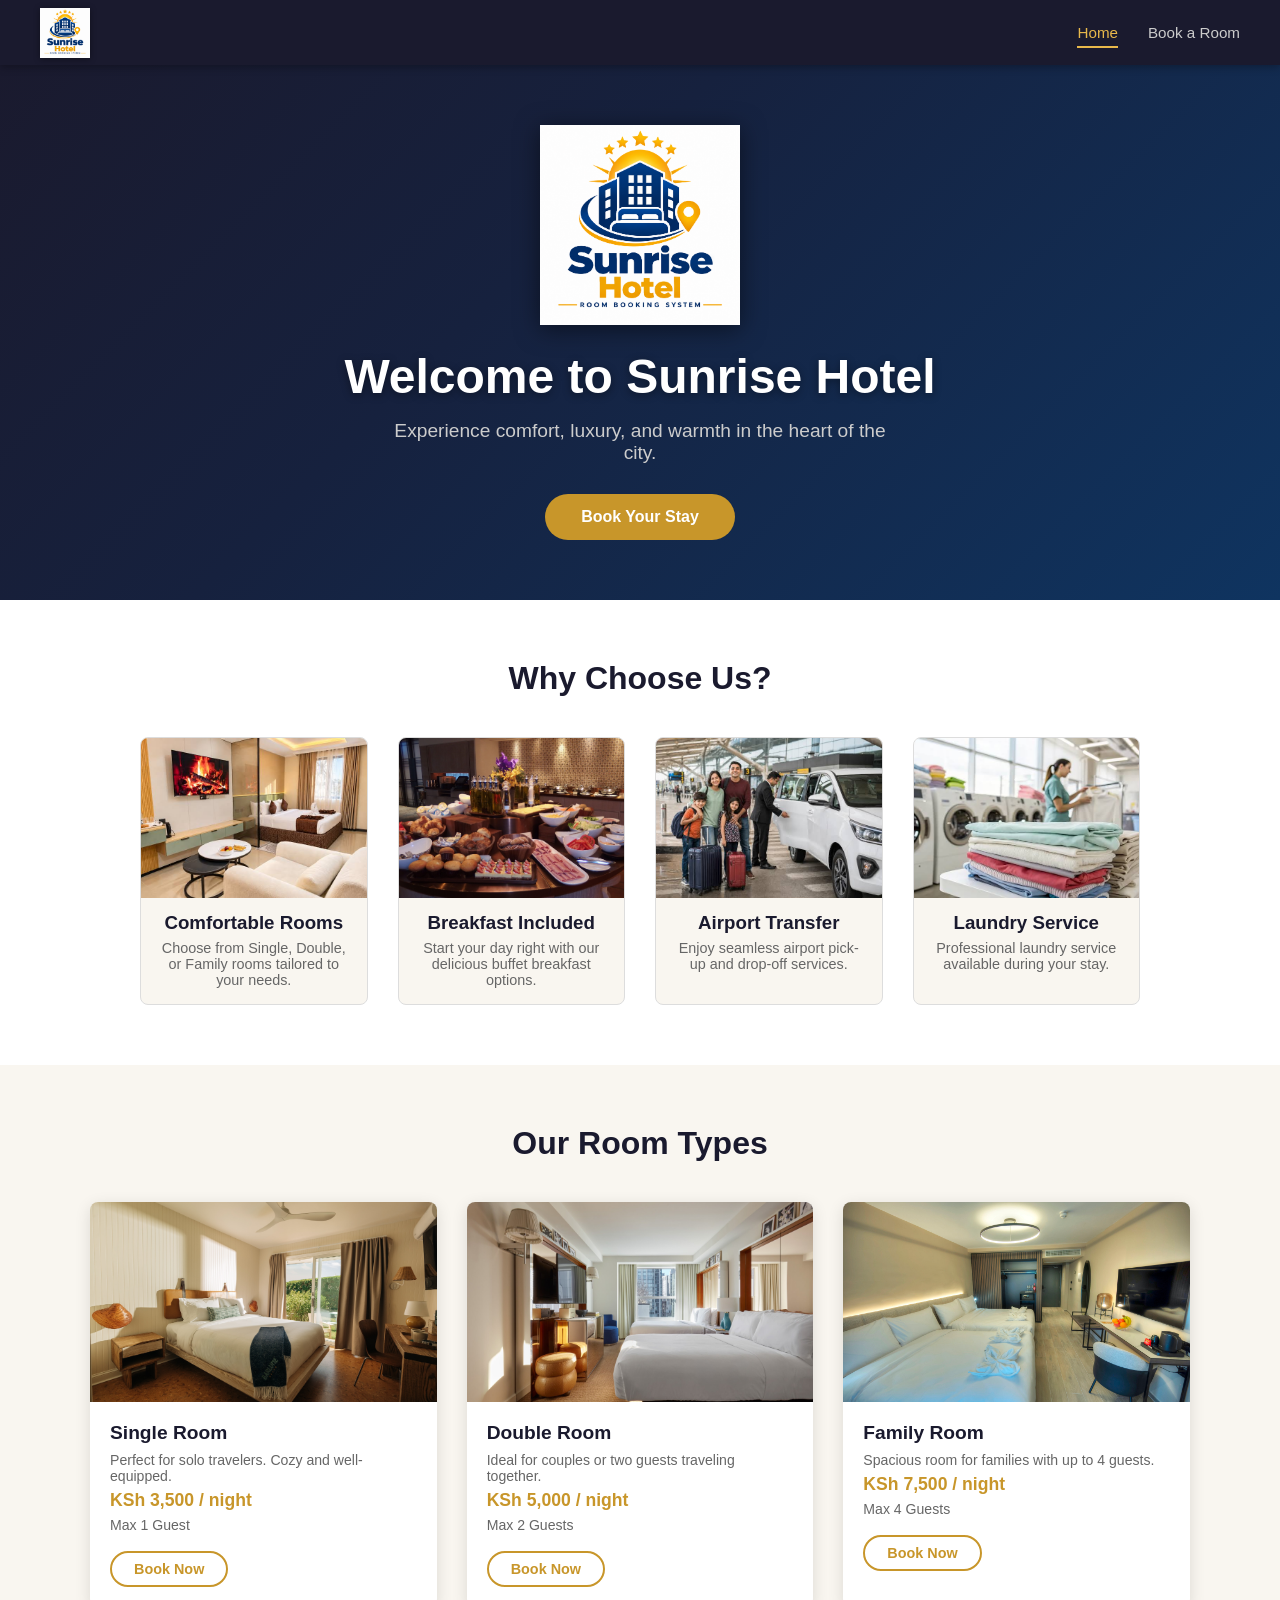
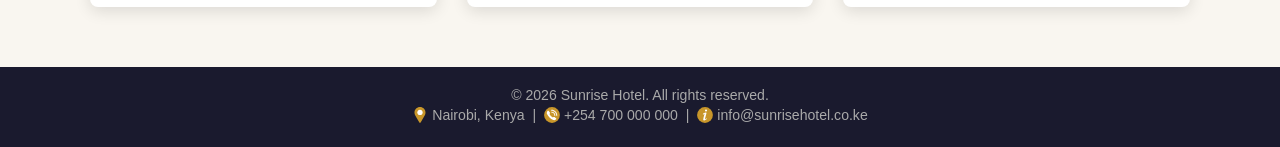
<file: index.html>
<!DOCTYPE html>
<html lang="en">
<head>
  <meta charset="UTF-8" />
  <meta name="viewport" content="width=device-width, initial-scale=1.0"/>
  <title>Sunrise Hotel</title>
  <link rel="stylesheet" href="style.css" />
</head>
<body>

  <!-- NAVIGATION -->
  <nav class="navbar">
    <div class="nav-brand">
      <img src="Sunrise.png" alt="Sunrise Hotel Logo" class="nav-logo" />
    </div>
    <ul class="nav-links">
      <li><a href="index.html" class="active">Home</a></li>
      <li><a href="booking.html">Book a Room</a></li>
    </ul>
  </nav>

  <!-- HERO SECTION -->
  <header class="hero">
    <div class="hero-overlay">
      <img src="Sunrise.png" alt="Sunrise Hotel" class="hero-logo" />
      <h1>Welcome to Sunrise Hotel</h1>
      <p>Experience comfort, luxury, and warmth in the heart of the city.</p>
      <a href="booking.html" class="btn-primary">Book Your Stay</a>
    </div>
  </header>

  <!-- FEATURES SECTION -->
  <section class="features">
    <h2>Why Choose Us?</h2>
    <div class="features-grid">
      <div class="feature-card">
        <div class="feature-img-wrap">
          <img src="images/comfortablerooms.jpg" alt="Comfortable Rooms" class="feature-img" />
        </div>
        <h3>Comfortable Rooms</h3>
        <p>Choose from Single, Double, or Family rooms tailored to your needs.</p>
      </div>
      <div class="feature-card">
        <div class="feature-img-wrap">
          <img src="images/breakfast.jpg" alt="Breakfast" class="feature-img" />
        </div>
        <h3>Breakfast Included</h3>
        <p>Start your day right with our delicious buffet breakfast options.</p>
      </div>
      <div class="feature-card">
        <div class="feature-img-wrap">
          <img src="images/airporttransfer.jpg" alt="Airport Transfer" class="feature-img" />
        </div>
        <h3>Airport Transfer</h3>
        <p>Enjoy seamless airport pick-up and drop-off services.</p>
      </div>
      <div class="feature-card">
        <div class="feature-img-wrap">
          <img src="images/laundryservice.jpg" alt="Laundry Service" class="feature-img" />
        </div>
        <h3>Laundry Service</h3>
        <p>Professional laundry service available during your stay.</p>
      </div>
    </div>
  </section>

  <!-- ROOM TYPES SECTION -->
  <section class="rooms">
    <h2>Our Room Types</h2>
    <div class="rooms-grid">
      <div class="room-card">
        <img src="images/singleroom.jpg" alt="Single Room" class="room-img" />
        <div class="room-info">
          <h3>Single Room</h3>
          <p>Perfect for solo travelers. Cozy and well-equipped.</p>
          <p class="room-price">KSh 3,500 / night</p>
          <p class="room-capacity">Max 1 Guest</p>
          <a href="booking.html" class="btn-secondary">Book Now</a>
        </div>
      </div>
      <div class="room-card">
        <img src="images/doubleroom.jpg" alt="Double Room" class="room-img" />
        <div class="room-info">
          <h3>Double Room</h3>
          <p>Ideal for couples or two guests traveling together.</p>
          <p class="room-price">KSh 5,000 / night</p>
          <p class="room-capacity">Max 2 Guests</p>
          <a href="booking.html" class="btn-secondary">Book Now</a>
        </div>
      </div>
      <div class="room-card">
        <img src="images/familyroom.jpg" alt="Family Room" class="room-img" />
        <div class="room-info">
          <h3>Family Room</h3>
          <p>Spacious room for families with up to 4 guests.</p>
          <p class="room-price">KSh 7,500 / night</p>
          <p class="room-capacity">Max 4 Guests</p>
          <a href="booking.html" class="btn-secondary">Book Now</a>
        </div>
      </div>
    </div>
  </section>

  <!-- FOOTER -->
  <footer class="footer">
    <p>&copy; 2026 Sunrise Hotel. All rights reserved.</p>
    <p>
      <span class="footer-icon">
        <svg xmlns="http://www.w3.org/2000/svg" xmlns:xlink="http://www.w3.org/1999/xlink" version="1.1" width="16" height="16" viewBox="0 0 256 256" xml:space="preserve">
          <g transform="translate(1.4065934065934016 1.4065934065934016) scale(2.81 2.81)">
            <path d="M 45 90 c -1.415 0 -2.725 -0.748 -3.444 -1.966 l -4.385 -7.417 C 28.167 65.396 19.664 51.02 16.759 45.189 c -2.112 -4.331 -3.175 -8.955 -3.175 -13.773 C 13.584 14.093 27.677 0 45 0 c 17.323 0 31.416 14.093 31.416 31.416 c 0 4.815 -1.063 9.438 -3.157 13.741 c -0.025 0.052 -0.053 0.104 -0.08 0.155 c -2.961 5.909 -11.41 20.193 -20.353 35.309 l -4.382 7.413 C 47.725 89.252 46.415 90 45 90 z" style="fill: #c8962a;" />
            <path d="M 45 45.678 c -8.474 0 -15.369 -6.894 -15.369 -15.368 S 36.526 14.941 45 14.941 c 8.474 0 15.368 6.895 15.368 15.369 S 53.474 45.678 45 45.678 z" style="fill: #ffffff;" />
          </g>
        </svg>
      </span>
      Nairobi, Kenya &nbsp;|&nbsp; 
      <span class="footer-icon">
        <svg xmlns="http://www.w3.org/2000/svg" version="1.1" width="16" height="16" viewBox="0 0 256 256" xml:space="preserve">
          <g transform="translate(1.4065934065934016 1.4065934065934016) scale(2.81 2.81)">
            <circle cx="45" cy="45" r="45" style="fill: #c8962a;"/>
            <path d="M 61.305 73.895 l 5.959 -3.006 c 2.834 -1.43 3.174 -5.342 0.629 -7.239 l -8.995 -6.706 c -1.357 -1.011 -3.182 -1.127 -4.655 -0.294 l -2.613 1.477 c -1.253 0.708 -2.788 0.755 -4.059 0.079 c -6.864 -3.654 -12.123 -8.913 -15.777 -15.777 c -0.676 -1.271 -0.63 -2.806 0.079 -4.059 l 1.477 -2.613 c 0.833 -1.473 0.717 -3.298 -0.294 -4.655 l -6.706 -8.995 c -1.897 -2.545 -5.809 -2.205 -7.239 0.629 l -3.006 5.959 c -1.405 2.785 -1.482 6.068 -0.164 8.894 c 7.733 16.58 19.889 28.736 36.469 36.469 C 55.237 75.377 58.52 75.3 61.305 73.895 z" style="fill: rgb(255,255,255);"/>
            <path d="M 72.275 50.419 c -1.505 0 -2.725 -1.22 -2.725 -2.725 c 0 -15.023 -12.222 -27.245 -27.245 -27.245 c -1.505 0 -2.725 -1.22 -2.725 -2.725 c 0 -1.505 1.22 -2.725 2.725 -2.725 C 60.333 15 75 29.667 75 47.694 C 75 49.199 73.78 50.419 72.275 50.419 z" style="fill: rgb(255,255,255);"/>
            <path d="M 61.377 50.419 c -1.505 0 -2.725 -1.22 -2.725 -2.725 c 0 -9.014 -7.333 -16.347 -16.347 -16.347 c -1.505 0 -2.725 -1.22 -2.725 -2.725 c 0 -1.505 1.22 -2.725 2.725 -2.725 c 12.019 0 21.796 9.778 21.796 21.796 C 64.102 49.199 62.882 50.419 61.377 50.419 z" style="fill: rgb(255,255,255);"/>
          </g>
        </svg>
      </span>
      +254 700 000 000 &nbsp;|&nbsp;
      <span class="footer-icon">
        <svg xmlns="http://www.w3.org/2000/svg" version="1.1" width="16" height="16" viewBox="0 0 256 256" xml:space="preserve">
          <g transform="translate(1.4065934065934016 1.4065934065934016) scale(2.81 2.81)">
            <circle cx="45" cy="45" r="45" style="fill: #c8962a;"/>
            <path d="M 54.717 63.299 c -0.264 -0.074 -0.566 -0.011 -0.769 0.164 c -5.643 5.009 -7.288 5.625 -7.734 5.657 c -0.056 0.004 -0.18 -0.048 -0.344 -0.211 c -0.206 -0.201 -0.317 -0.465 -0.342 -0.807 c -0.172 -2.383 1.447 -9.741 4.812 -21.87 c 2.826 -10.143 3.089 -12.2 3.041 -12.863 c -0.071 -0.99 -0.563 -1.759 -1.46 -2.287 c -0.854 -0.501 -2.025 -0.701 -3.477 -0.596 c -2.448 0.177 -5.362 1.206 -8.661 3.06 c -0.943 0.531 -1.926 1.166 -2.92 1.886 c -2.622 1.9 -4.06 4.79 -3.848 7.729 c 0.017 0.241 0.206 0.446 0.478 0.522 c 0.273 0.075 0.578 0.005 0.773 -0.177 c 2.602 -2.419 4.335 -3.902 5.153 -4.409 c 0.873 -0.54 1.651 -0.837 2.315 -0.885 c 0.245 -0.018 0.368 -0.027 0.397 0.38 c 0.039 0.541 -0.047 1.188 -0.255 1.919 c -4.927 16.991 -7.17 27.343 -6.86 31.647 c 0.106 1.463 0.672 2.6 1.684 3.382 c 1.024 0.793 2.363 1.137 3.976 1.02 c 1.757 -0.127 3.866 -0.902 6.446 -2.369 c 1.241 -0.706 2.849 -1.847 4.78 -3.391 c 2.277 -1.822 3.475 -4.366 3.287 -6.98 C 55.171 63.581 54.987 63.377 54.717 63.299 z" style="fill: rgb(255,255,255);"/>
            <circle cx="50.830999999999996" cy="19.591" r="6.171" style="fill: rgb(255,255,255);"/>
          </g>
        </svg>
      </span>
      info@sunrisehotel.co.ke
    </p>
  </footer>

</body>
</html>
</file>
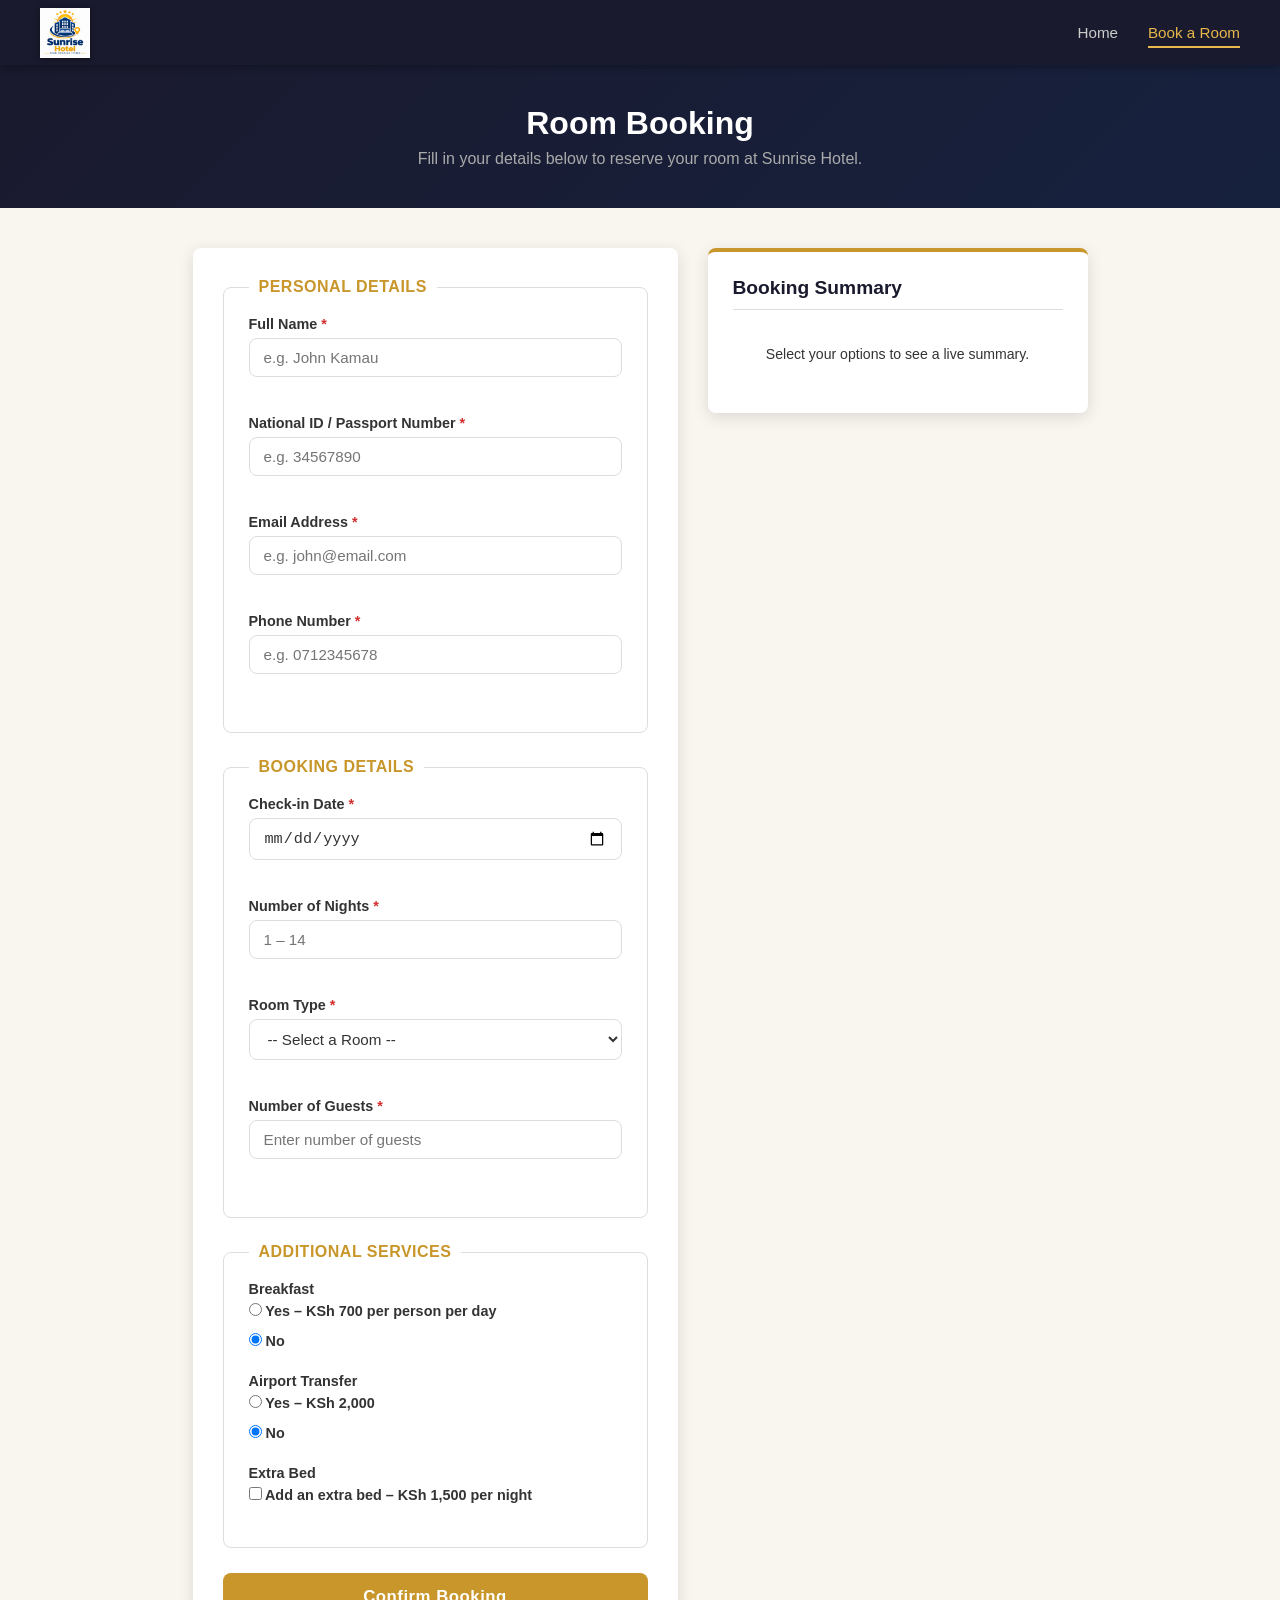
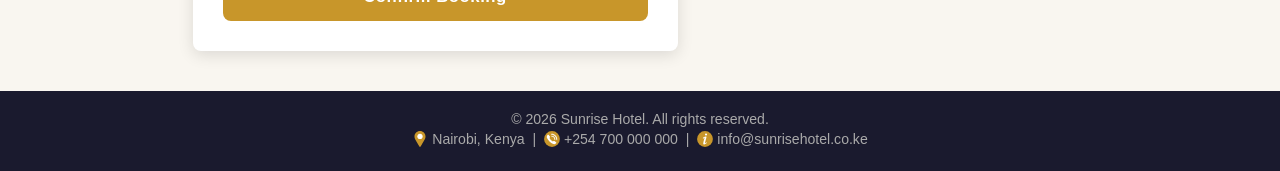
<file: booking.html>
<!DOCTYPE html>
<html lang="en">
<head>
  <meta charset="UTF-8" />
  <meta name="viewport" content="width=device-width, initial-scale=1.0"/>
  <title>Book a Room – Sunrise Hotel</title>
  <link rel="stylesheet" href="style.css" />
</head>
<body>

  <!-- NAVIGATION -->
  <nav class="navbar">
    <div class="nav-brand">
      <img src="Sunrise.png" alt="Sunrise Hotel Logo" class="nav-logo" />
    </div>
    <ul class="nav-links">
      <li><a href="index.html">Home</a></li>
      <li><a href="booking.html" class="active">Book a Room</a></li>
    </ul>
  </nav>

  <!-- PAGE HEADER -->
  <div class="page-header">
    <h1>Room Booking</h1>
    <p>Fill in your details below to reserve your room at Sunrise Hotel.</p>
  </div>

  <div class="booking-container">

    <!-- BOOKING FORM -->
    <div class="form-section">
      <form id="bookingForm" action="process_booking.php" method="POST" novalidate>

        <!-- PERSONAL DETAILS -->
        <fieldset>
          <legend>Personal Details</legend>

          <div class="form-group">
            <label for="fullName">Full Name <span class="required">*</span></label>
            <input type="text" id="fullName" name="fullName" placeholder="e.g. John Kamau" />
            <span class="error-msg" id="fullNameError"></span>
          </div>

          <div class="form-group">
            <label for="idNumber">National ID / Passport Number <span class="required">*</span></label>
            <input type="text" id="idNumber" name="idNumber" placeholder="e.g. 34567890" />
            <span class="error-msg" id="idNumberError"></span>
          </div>

          <div class="form-group">
            <label for="email">Email Address <span class="required">*</span></label>
            <input type="email" id="email" name="email" placeholder="e.g. john@email.com" />
            <span class="error-msg" id="emailError"></span>
          </div>

          <div class="form-group">
            <label for="phone">Phone Number <span class="required">*</span></label>
            <input type="tel" id="phone" name="phone" placeholder="e.g. 0712345678" maxlength="10" />
            <span class="error-msg" id="phoneError"></span>
          </div>
        </fieldset>

        <!-- BOOKING DETAILS -->
        <fieldset>
          <legend>Booking Details</legend>

          <div class="form-group">
            <label for="checkinDate">Check-in Date <span class="required">*</span></label>
            <input type="date" id="checkinDate" name="checkinDate" />
            <span class="error-msg" id="checkinDateError"></span>
          </div>

          <div class="form-group">
            <label for="numNights">Number of Nights <span class="required">*</span></label>
            <input type="number" id="numNights" name="numNights" min="1" max="14" placeholder="1 – 14" />
            <span class="error-msg" id="numNightsError"></span>
          </div>

          <div class="form-group">
            <label for="roomType">Room Type <span class="required">*</span></label>
            <select id="roomType" name="roomType">
              <option value="">-- Select a Room --</option>
              <option value="single">Single Room – KSh 3,500/night (Max 1 guest)</option>
              <option value="double">Double Room – KSh 5,000/night (Max 2 guests)</option>
              <option value="family">Family Room – KSh 7,500/night (Max 4 guests)</option>
            </select>
            <span class="error-msg" id="roomTypeError"></span>
            <!-- Dynamic: shows capacity info -->
            <div id="roomCapacityInfo" class="info-box" style="display:none;"></div>
          </div>

          <div class="form-group">
            <label for="numGuests">Number of Guests <span class="required">*</span></label>
            <input type="number" id="numGuests" name="numGuests" min="1" placeholder="Enter number of guests" />
            <span class="error-msg" id="numGuestsError"></span>
            <!-- Dynamic: capacity warning -->
            <div id="capacityWarning" class="warning-box" style="display:none;">
              Number of guests exceeds room capacity!
            </div>
          </div>
        </fieldset>

        <!-- ADDITIONAL SERVICES -->
        <fieldset>
          <legend>Additional Services</legend>

          <!-- Breakfast -->
          <div class="form-group">
            <label>Breakfast</label>
            <div class="radio-group">
              <label class="radio-label">
                <input type="radio" name="breakfast" id="breakfastYes" value="yes" />
                Yes – KSh 700 per person per day
              </label>
              <label class="radio-label">
                <input type="radio" name="breakfast" id="breakfastNo" value="no" checked />
                No
              </label>
            </div>
          </div>

          <!-- Airport Transfer -->
          <div class="form-group">
            <label>Airport Transfer</label>
            <div class="radio-group">
              <label class="radio-label">
                <input type="radio" name="airportTransfer" id="transferYes" value="yes" />
                Yes – KSh 2,000
              </label>
              <label class="radio-label">
                <input type="radio" name="airportTransfer" id="transferNo" value="no" checked />
                No
              </label>
            </div>
            <!-- Dynamic: transfer details shown only when Yes is selected -->
            <div id="transferDetails" class="info-box" style="display:none;">
              Our driver will pick you up from the airport. Please provide your flight details on arrival.
            </div>
          </div>

          <!-- Extra Bed (Individualization: last digit = 7) -->
          <div class="form-group">
            <label>Extra Bed</label>
            <div class="checkbox-group">
              <label class="checkbox-label">
                <input type="checkbox" id="extraBed" name="extraBed" value="yes" />
                Add an extra bed – KSh 1,500 per night
              </label>
            </div>
          </div>

        </fieldset>

        <!-- Hidden field for JS-calculated amount (PHP will independently verify) -->
        <input type="hidden" id="jsCalculatedAmount" name="jsCalculatedAmount" value="0" />

        <button type="submit" class="btn-submit">Confirm Booking</button>
      </form>
    </div>

    <!-- LIVE BILL SUMMARY -->
    <div class="summary-section">
      <div class="summary-card" id="summaryCard">
        <h2>Booking Summary</h2>
        <div id="summaryContent">
          <p class="summary-placeholder">Select your options to see a live summary.</p>
        </div>
        <div class="bill-breakdown" id="billBreakdown" style="display:none;">
          <h3>Bill Breakdown</h3>
          <table class="bill-table">
            <tbody id="billRows"></tbody>
            <tfoot>
              <tr class="total-row">
                <td><strong>TOTAL</strong></td>
                <td id="billTotal"><strong>KSh 0</strong></td>
              </tr>
            </tfoot>
          </table>
        </div>
      </div>
    </div>

  </div><!-- end booking-container -->

  <!-- FOOTER -->
  <footer class="footer">
    <p>&copy; 2026 Sunrise Hotel. All rights reserved.</p>
    <p>
      <span class="footer-icon">
        <svg xmlns="http://www.w3.org/2000/svg" xmlns:xlink="http://www.w3.org/1999/xlink" version="1.1" width="16" height="16" viewBox="0 0 256 256" xml:space="preserve">
          <g transform="translate(1.4065934065934016 1.4065934065934016) scale(2.81 2.81)">
            <path d="M 45 90 c -1.415 0 -2.725 -0.748 -3.444 -1.966 l -4.385 -7.417 C 28.167 65.396 19.664 51.02 16.759 45.189 c -2.112 -4.331 -3.175 -8.955 -3.175 -13.773 C 13.584 14.093 27.677 0 45 0 c 17.323 0 31.416 14.093 31.416 31.416 c 0 4.815 -1.063 9.438 -3.157 13.741 c -0.025 0.052 -0.053 0.104 -0.08 0.155 c -2.961 5.909 -11.41 20.193 -20.353 35.309 l -4.382 7.413 C 47.725 89.252 46.415 90 45 90 z" style="fill: #c8962a;" />
            <path d="M 45 45.678 c -8.474 0 -15.369 -6.894 -15.369 -15.368 S 36.526 14.941 45 14.941 c 8.474 0 15.368 6.895 15.368 15.369 S 53.474 45.678 45 45.678 z" style="fill: #ffffff;" />
          </g>
        </svg>
      </span>
      Nairobi, Kenya &nbsp;|&nbsp; 
      <span class="footer-icon">
        <svg xmlns="http://www.w3.org/2000/svg" version="1.1" width="16" height="16" viewBox="0 0 256 256" xml:space="preserve">
          <g transform="translate(1.4065934065934016 1.4065934065934016) scale(2.81 2.81)">
            <circle cx="45" cy="45" r="45" style="fill: #c8962a;"/>
            <path d="M 61.305 73.895 l 5.959 -3.006 c 2.834 -1.43 3.174 -5.342 0.629 -7.239 l -8.995 -6.706 c -1.357 -1.011 -3.182 -1.127 -4.655 -0.294 l -2.613 1.477 c -1.253 0.708 -2.788 0.755 -4.059 0.079 c -6.864 -3.654 -12.123 -8.913 -15.777 -15.777 c -0.676 -1.271 -0.63 -2.806 0.079 -4.059 l 1.477 -2.613 c 0.833 -1.473 0.717 -3.298 -0.294 -4.655 l -6.706 -8.995 c -1.897 -2.545 -5.809 -2.205 -7.239 0.629 l -3.006 5.959 c -1.405 2.785 -1.482 6.068 -0.164 8.894 c 7.733 16.58 19.889 28.736 36.469 36.469 C 55.237 75.377 58.52 75.3 61.305 73.895 z" style="fill: rgb(255,255,255);"/>
            <path d="M 72.275 50.419 c -1.505 0 -2.725 -1.22 -2.725 -2.725 c 0 -15.023 -12.222 -27.245 -27.245 -27.245 c -1.505 0 -2.725 -1.22 -2.725 -2.725 c 0 -1.505 1.22 -2.725 2.725 -2.725 C 60.333 15 75 29.667 75 47.694 C 75 49.199 73.78 50.419 72.275 50.419 z" style="fill: rgb(255,255,255);"/>
            <path d="M 61.377 50.419 c -1.505 0 -2.725 -1.22 -2.725 -2.725 c 0 -9.014 -7.333 -16.347 -16.347 -16.347 c -1.505 0 -2.725 -1.22 -2.725 -2.725 c 0 -1.505 1.22 -2.725 2.725 -2.725 c 12.019 0 21.796 9.778 21.796 21.796 C 64.102 49.199 62.882 50.419 61.377 50.419 z" style="fill: rgb(255,255,255);"/>
          </g>
        </svg>
      </span>
      +254 700 000 000 &nbsp;|&nbsp;
      <span class="footer-icon">
        <svg xmlns="http://www.w3.org/2000/svg" version="1.1" width="16" height="16" viewBox="0 0 256 256" xml:space="preserve">
          <g transform="translate(1.4065934065934016 1.4065934065934016) scale(2.81 2.81)">
            <circle cx="45" cy="45" r="45" style="fill: #c8962a;"/>
            <path d="M 54.717 63.299 c -0.264 -0.074 -0.566 -0.011 -0.769 0.164 c -5.643 5.009 -7.288 5.625 -7.734 5.657 c -0.056 0.004 -0.18 -0.048 -0.344 -0.211 c -0.206 -0.201 -0.317 -0.465 -0.342 -0.807 c -0.172 -2.383 1.447 -9.741 4.812 -21.87 c 2.826 -10.143 3.089 -12.2 3.041 -12.863 c -0.071 -0.99 -0.563 -1.759 -1.46 -2.287 c -0.854 -0.501 -2.025 -0.701 -3.477 -0.596 c -2.448 0.177 -5.362 1.206 -8.661 3.06 c -0.943 0.531 -1.926 1.166 -2.92 1.886 c -2.622 1.9 -4.06 4.79 -3.848 7.729 c 0.017 0.241 0.206 0.446 0.478 0.522 c 0.273 0.075 0.578 0.005 0.773 -0.177 c 2.602 -2.419 4.335 -3.902 5.153 -4.409 c 0.873 -0.54 1.651 -0.837 2.315 -0.885 c 0.245 -0.018 0.368 -0.027 0.397 0.38 c 0.039 0.541 -0.047 1.188 -0.255 1.919 c -4.927 16.991 -7.17 27.343 -6.86 31.647 c 0.106 1.463 0.672 2.6 1.684 3.382 c 1.024 0.793 2.363 1.137 3.976 1.02 c 1.757 -0.127 3.866 -0.902 6.446 -2.369 c 1.241 -0.706 2.849 -1.847 4.78 -3.391 c 2.277 -1.822 3.475 -4.366 3.287 -6.98 C 55.171 63.581 54.987 63.377 54.717 63.299 z" style="fill: rgb(255,255,255);"/>
            <circle cx="50.830999999999996" cy="19.591" r="6.171" style="fill: rgb(255,255,255);"/>
          </g>
        </svg>
      </span>
      info@sunrisehotel.co.ke
    </p>
  </footer>

  <script src="script.js"></script>
</body>
</html>
</file>
<file: style.css>
/* =============================================
   SUNRISE HOTEL – GLOBAL STYLES
   ============================================= */

* {
  margin: 0;
  padding: 0;
  box-sizing: border-box;
}

:root {
  --primary:    #c8962a;
  --primary-dk: #a37520;
  --dark:       #1a1a2e;
  --dark-2:     #16213e;
  --accent:     #e8b84b;
  --light-bg:   #f9f6f0;
  --white:      #ffffff;
  --text:       #333333;
  --text-light: #666666;
  --error:      #d32f2f;
  --success:    #388e3c;
  --warning:    #f57c00;
  --info:       #0277bd;
  --border:     #ddd;
  --radius:     8px;
  --shadow:     0 4px 16px rgba(0,0,0,0.12);
}

body {
  font-family: 'Segoe UI', Tahoma, Geneva, Verdana, sans-serif;
  color: var(--text);
  background: var(--light-bg);
  min-height: 100vh;
  display: flex;
  flex-direction: column;
}

/* =============================================
   NAVIGATION
   ============================================= */
.navbar {
  background: var(--dark);
  display: flex;
  align-items: center;
  justify-content: space-between;
  padding: 0 40px;
  height: 65px;
  position: sticky;
  top: 0;
  z-index: 1000;
  box-shadow: 0 2px 8px rgba(0,0,0,0.3);
}

.nav-brand {
  display: flex;
  align-items: center;
}

.nav-logo {
  height: 50px;
  width: auto;
  object-fit: contain;
  /* white background logo on dark navbar needs a slight filter to blend */
  filter: drop-shadow(0 1px 3px rgba(0,0,0,0.4));
}

/* Hero logo */
.hero-logo {
  width: 200px;
  height: auto;
  margin-bottom: 20px;
  filter: drop-shadow(0 4px 12px rgba(0,0,0,0.5));
}

.nav-links {
  list-style: none;
  display: flex;
  gap: 30px;
}

.nav-links a {
  color: #ccc;
  text-decoration: none;
  font-size: 0.95rem;
  font-weight: 500;
  padding: 5px 0;
  border-bottom: 2px solid transparent;
  transition: color 0.2s, border-color 0.2s;
}

.nav-links a:hover,
.nav-links a.active {
  color: var(--accent);
  border-bottom-color: var(--accent);
}

/* =============================================
   HERO SECTION (index.html)
   ============================================= */
.hero {
  background: linear-gradient(135deg, var(--dark) 0%, var(--dark-2) 40%, #0f3460 100%);
  min-height: 500px;
  display: flex;
  align-items: center;
  justify-content: center;
  text-align: center;
  padding: 60px 20px;
}

.hero-overlay h1 {
  font-size: 3rem;
  color: var(--white);
  margin-bottom: 16px;
  text-shadow: 0 2px 8px rgba(0,0,0,0.4);
}

.hero-overlay p {
  font-size: 1.2rem;
  color: #ccc;
  margin-bottom: 30px;
  max-width: 500px;
  margin-left: auto;
  margin-right: auto;
}

.btn-primary {
  background: var(--primary);
  color: var(--white);
  padding: 14px 36px;
  border-radius: 50px;
  text-decoration: none;
  font-size: 1rem;
  font-weight: 600;
  transition: background 0.2s, transform 0.1s;
  display: inline-block;
}

.btn-primary:hover {
  background: var(--primary-dk);
  transform: translateY(-2px);
}

/* =============================================
   FEATURES SECTION
   ============================================= */
.features {
  padding: 60px 40px;
  text-align: center;
  background: var(--white);
}

.features h2 {
  font-size: 2rem;
  margin-bottom: 40px;
  color: var(--dark);
}

.features-grid {
  display: grid;
  grid-template-columns: repeat(auto-fit, minmax(200px, 1fr));
  gap: 30px;
  max-width: 1000px;
  margin: 0 auto;
}

.feature-card {
  background: var(--light-bg);
  border-radius: var(--radius);
  overflow: hidden;
  border: 1px solid var(--border);
  transition: box-shadow 0.2s;
  padding: 0;
}

.feature-card:hover {
  box-shadow: var(--shadow);
}

.feature-img-wrap {
  width: 100%;
  height: 160px;
  overflow: hidden;
}

.feature-img {
  width: 100%;
  height: 100%;
  object-fit: cover;
  display: block;
  transition: transform 0.3s;
}

.feature-card:hover .feature-img {
  transform: scale(1.05);
}

.feature-card h3 {
  margin: 14px 16px 6px;
  color: var(--dark);
}

.feature-card p {
  font-size: 0.9rem;
  color: var(--text-light);
  padding: 0 16px 16px;
}

/* =============================================
   ROOMS SECTION
   ============================================= */
.rooms {
  padding: 60px 40px;
  text-align: center;
}

.rooms h2 {
  font-size: 2rem;
  margin-bottom: 40px;
  color: var(--dark);
}

.rooms-grid {
  display: grid;
  grid-template-columns: repeat(auto-fit, minmax(260px, 1fr));
  gap: 30px;
  max-width: 1100px;
  margin: 0 auto;
}

.room-card {
  background: var(--white);
  border-radius: var(--radius);
  overflow: hidden;
  box-shadow: var(--shadow);
  transition: transform 0.2s;
}

.room-card:hover {
  transform: translateY(-5px);
}

.room-img {
  width: 100%;
  height: 200px;
  object-fit: cover;
  display: block;
}

.room-info {
  padding: 20px;
  text-align: left;
}

.room-info h3 {
  font-size: 1.2rem;
  margin-bottom: 8px;
  color: var(--dark);
}

.room-info p {
  font-size: 0.88rem;
  color: var(--text-light);
  margin-bottom: 6px;
}

.room-price {
  font-size: 1.1rem !important;
  font-weight: 700;
  color: var(--primary) !important;
}

.room-capacity {
  font-size: 0.88rem;
  color: var(--text-light) !important;
}

.btn-secondary {
  display: inline-block;
  margin-top: 12px;
  padding: 8px 22px;
  background: transparent;
  border: 2px solid var(--primary);
  color: var(--primary);
  border-radius: 50px;
  text-decoration: none;
  font-size: 0.9rem;
  font-weight: 600;
  transition: background 0.2s, color 0.2s;
}

.btn-secondary:hover {
  background: var(--primary);
  color: var(--white);
}

/* =============================================
   PAGE HEADER (booking.html)
   ============================================= */
.page-header {
  background: linear-gradient(135deg, var(--dark) 0%, var(--dark-2) 100%);
  color: var(--white);
  text-align: center;
  padding: 40px 20px;
}

.page-header h1 {
  font-size: 2rem;
  margin-bottom: 8px;
}

.page-header p {
  color: #aaa;
  font-size: 1rem;
}

/* =============================================
   BOOKING LAYOUT
   ============================================= */
.booking-container {
  display: grid;
  grid-template-columns: 1fr 380px;
  gap: 30px;
  max-width: 1200px;
  margin: 40px auto;
  padding: 0 30px;
  flex: 1;
}

/* =============================================
   FORM STYLES
   ============================================= */
.form-section {
  background: var(--white);
  border-radius: var(--radius);
  padding: 30px;
  box-shadow: var(--shadow);
}

fieldset {
  border: 1px solid var(--border);
  border-radius: var(--radius);
  padding: 20px 25px;
  margin-bottom: 25px;
}

legend {
  font-size: 1rem;
  font-weight: 700;
  color: var(--primary);
  padding: 0 10px;
  text-transform: uppercase;
  letter-spacing: 0.5px;
}

.form-group {
  margin-bottom: 18px;
}

.form-group label {
  display: block;
  margin-bottom: 6px;
  font-weight: 600;
  font-size: 0.9rem;
  color: var(--text);
}

.required {
  color: var(--error);
}

.form-group input[type="text"],
.form-group input[type="email"],
.form-group input[type="tel"],
.form-group input[type="number"],
.form-group input[type="date"],
.form-group select {
  width: 100%;
  padding: 10px 14px;
  border: 1px solid var(--border);
  border-radius: var(--radius);
  font-size: 0.95rem;
  color: var(--text);
  background: var(--white);
  transition: border-color 0.2s, box-shadow 0.2s;
  outline: none;
}

.form-group input:focus,
.form-group select:focus {
  border-color: var(--primary);
  box-shadow: 0 0 0 3px rgba(200, 150, 42, 0.15);
}

.form-group input.input-error {
  border-color: var(--error);
}

.radio-group,
.checkbox-group {
  display: flex;
  flex-direction: column;
  gap: 8px;
  margin-top: 6px;
}

.radio-label,
.checkbox-label {
  display: flex;
  align-items: center;
  gap: 8px;
  font-size: 0.92rem;
  cursor: pointer;
  font-weight: normal;
}

.radio-label input,
.checkbox-label input {
  width: auto;
  cursor: pointer;
}

/* Error messages */
.error-msg {
  display: block;
  color: var(--error);
  font-size: 0.82rem;
  margin-top: 4px;
  min-height: 16px;
}

/* Info / Warning boxes */
.info-box {
  background: #e3f2fd;
  border-left: 4px solid var(--info);
  color: #01579b;
  padding: 10px 14px;
  border-radius: 4px;
  font-size: 0.88rem;
  margin-top: 8px;
}

.warning-box {
  background: #fff3e0;
  border-left: 4px solid var(--warning);
  color: #e65100;
  padding: 10px 14px;
  border-radius: 4px;
  font-size: 0.88rem;
  margin-top: 8px;
  font-weight: 600;
}

/* Submit button */
.btn-submit {
  width: 100%;
  padding: 14px;
  background: var(--primary);
  color: var(--white);
  border: none;
  border-radius: var(--radius);
  font-size: 1.05rem;
  font-weight: 700;
  cursor: pointer;
  transition: background 0.2s, transform 0.1s;
  letter-spacing: 0.5px;
}

.btn-submit:hover {
  background: var(--primary-dk);
  transform: translateY(-1px);
}

/* =============================================
   SUMMARY / BILL CARD
   ============================================= */
.summary-section {
  position: sticky;
  top: 80px;
  align-self: start;
}

.summary-card {
  background: var(--white);
  border-radius: var(--radius);
  padding: 25px;
  box-shadow: var(--shadow);
  border-top: 4px solid var(--primary);
}

.summary-card h2 {
  font-size: 1.2rem;
  color: var(--dark);
  margin-bottom: 16px;
  padding-bottom: 10px;
  border-bottom: 1px solid var(--border);
}

.summary-placeholder {
  color: var(--text-light);
  font-size: 0.9rem;
  text-align: center;
  padding: 20px 0;
}

#summaryContent p {
  font-size: 0.88rem;
  color: var(--text);
  margin-bottom: 6px;
}

#summaryContent p strong {
  color: var(--dark);
}

.bill-breakdown {
  margin-top: 20px;
  padding-top: 16px;
  border-top: 1px dashed var(--border);
}

.bill-breakdown h3 {
  font-size: 0.95rem;
  color: var(--dark);
  margin-bottom: 10px;
  text-transform: uppercase;
  letter-spacing: 0.5px;
}

.bill-table {
  width: 100%;
  border-collapse: collapse;
  font-size: 0.88rem;
}

.bill-table tbody tr td {
  padding: 5px 2px;
  color: var(--text);
  border-bottom: 1px solid #f0f0f0;
}

.bill-table tbody tr td:last-child {
  text-align: right;
  font-weight: 500;
}

.total-row td {
  padding: 10px 2px 0;
  font-size: 1rem;
  color: var(--primary);
  border-top: 2px solid var(--primary);
}

.total-row td:last-child {
  text-align: right;
}

/* =============================================
   CONFIRMATION PAGE (process_booking.php)
   ============================================= */
.confirmation-wrapper {
  max-width: 650px;
  margin: 50px auto;
  padding: 0 20px;
  flex: 1;
}

.confirmation-card {
  background: var(--white);
  border-radius: var(--radius);
  box-shadow: var(--shadow);
  overflow: hidden;
}

.confirmation-header {
  background: linear-gradient(135deg, var(--primary), var(--primary-dk));
  color: var(--white);
  text-align: center;
  padding: 30px 20px;
}

.confirmation-header .check-icon {
  display: block;
  margin-bottom: 10px;
  line-height: 1;
}

.confirmation-header h1 {
  font-size: 1.8rem;
  margin-bottom: 6px;
}

.confirmation-header p {
  opacity: 0.85;
  font-size: 0.95rem;
}

.confirmation-body {
  padding: 30px;
}

.detail-group {
  margin-bottom: 24px;
}

.detail-group h3 {
  font-size: 0.85rem;
  text-transform: uppercase;
  letter-spacing: 1px;
  color: var(--primary);
  margin-bottom: 12px;
  padding-bottom: 6px;
  border-bottom: 2px solid var(--accent);
}

.detail-row {
  display: flex;
  justify-content: space-between;
  padding: 7px 0;
  font-size: 0.92rem;
  border-bottom: 1px solid #f5f5f5;
}

.detail-row .label {
  color: var(--text-light);
}

.detail-row .value {
  font-weight: 600;
  color: var(--text);
}

.total-highlight {
  background: linear-gradient(135deg, var(--dark), var(--dark-2));
  color: var(--white);
  border-radius: var(--radius);
  padding: 20px 25px;
  display: flex;
  justify-content: space-between;
  align-items: center;
  margin: 20px 0;
}

.total-highlight .total-label {
  font-size: 1.1rem;
  font-weight: 600;
}

.total-highlight .total-amount {
  font-size: 1.6rem;
  font-weight: 800;
  color: var(--accent);
}

.thank-you-msg {
  text-align: center;
  color: var(--text-light);
  font-size: 0.95rem;
  padding: 10px 0 5px;
  font-style: italic;
}

.confirmation-footer {
  text-align: center;
  padding: 20px;
  border-top: 1px solid var(--border);
}

.confirmation-footer a {
  display: inline-block;
  padding: 10px 28px;
  background: var(--primary);
  color: var(--white);
  border-radius: 50px;
  text-decoration: none;
  font-weight: 600;
  font-size: 0.95rem;
  transition: background 0.2s;
}

.confirmation-footer a:hover {
  background: var(--primary-dk);
}

/* Error page */
.error-page {
  max-width: 550px;
  margin: 60px auto;
  padding: 0 20px;
  text-align: center;
}

.error-page h2 {
  color: var(--error);
  font-size: 1.5rem;
  margin-bottom: 16px;
}

.error-list {
  background: #fdecea;
  border: 1px solid #f5c6cb;
  border-radius: var(--radius);
  padding: 20px 30px;
  text-align: left;
  margin-bottom: 20px;
}

.error-list li {
  color: var(--error);
  margin-bottom: 8px;
  font-size: 0.92rem;
}

.error-page a {
  display: inline-block;
  padding: 10px 28px;
  background: var(--primary);
  color: var(--white);
  border-radius: 50px;
  text-decoration: none;
  font-weight: 600;
}

/* =============================================
   FOOTER
   ============================================= */
.footer {
  background: var(--dark);
  color: #aaa;
  text-align: center;
  padding: 20px;
  font-size: 0.88rem;
  margin-top: auto;
}

.footer p {
  margin-bottom: 4px;
  display: flex;
  align-items: center;
  justify-content: center;
  gap: 4px;
  flex-wrap: wrap;
}

.footer-icon {
  display: inline-flex;
  align-items: center;
  vertical-align: middle;
}

/* =============================================
   RESPONSIVE
   ============================================= */
@media (max-width: 900px) {
  .booking-container {
    grid-template-columns: 1fr;
  }

  .summary-section {
    position: static;
  }

  .hero-overlay h1 {
    font-size: 2rem;
  }
}

@media (max-width: 600px) {
  .navbar {
    padding: 0 16px;
  }

  .nav-brand {
    font-size: 1.1rem;
  }

  .features,
  .rooms {
    padding: 40px 16px;
  }

  .booking-container {
    padding: 0 16px;
  }
}
</file>
